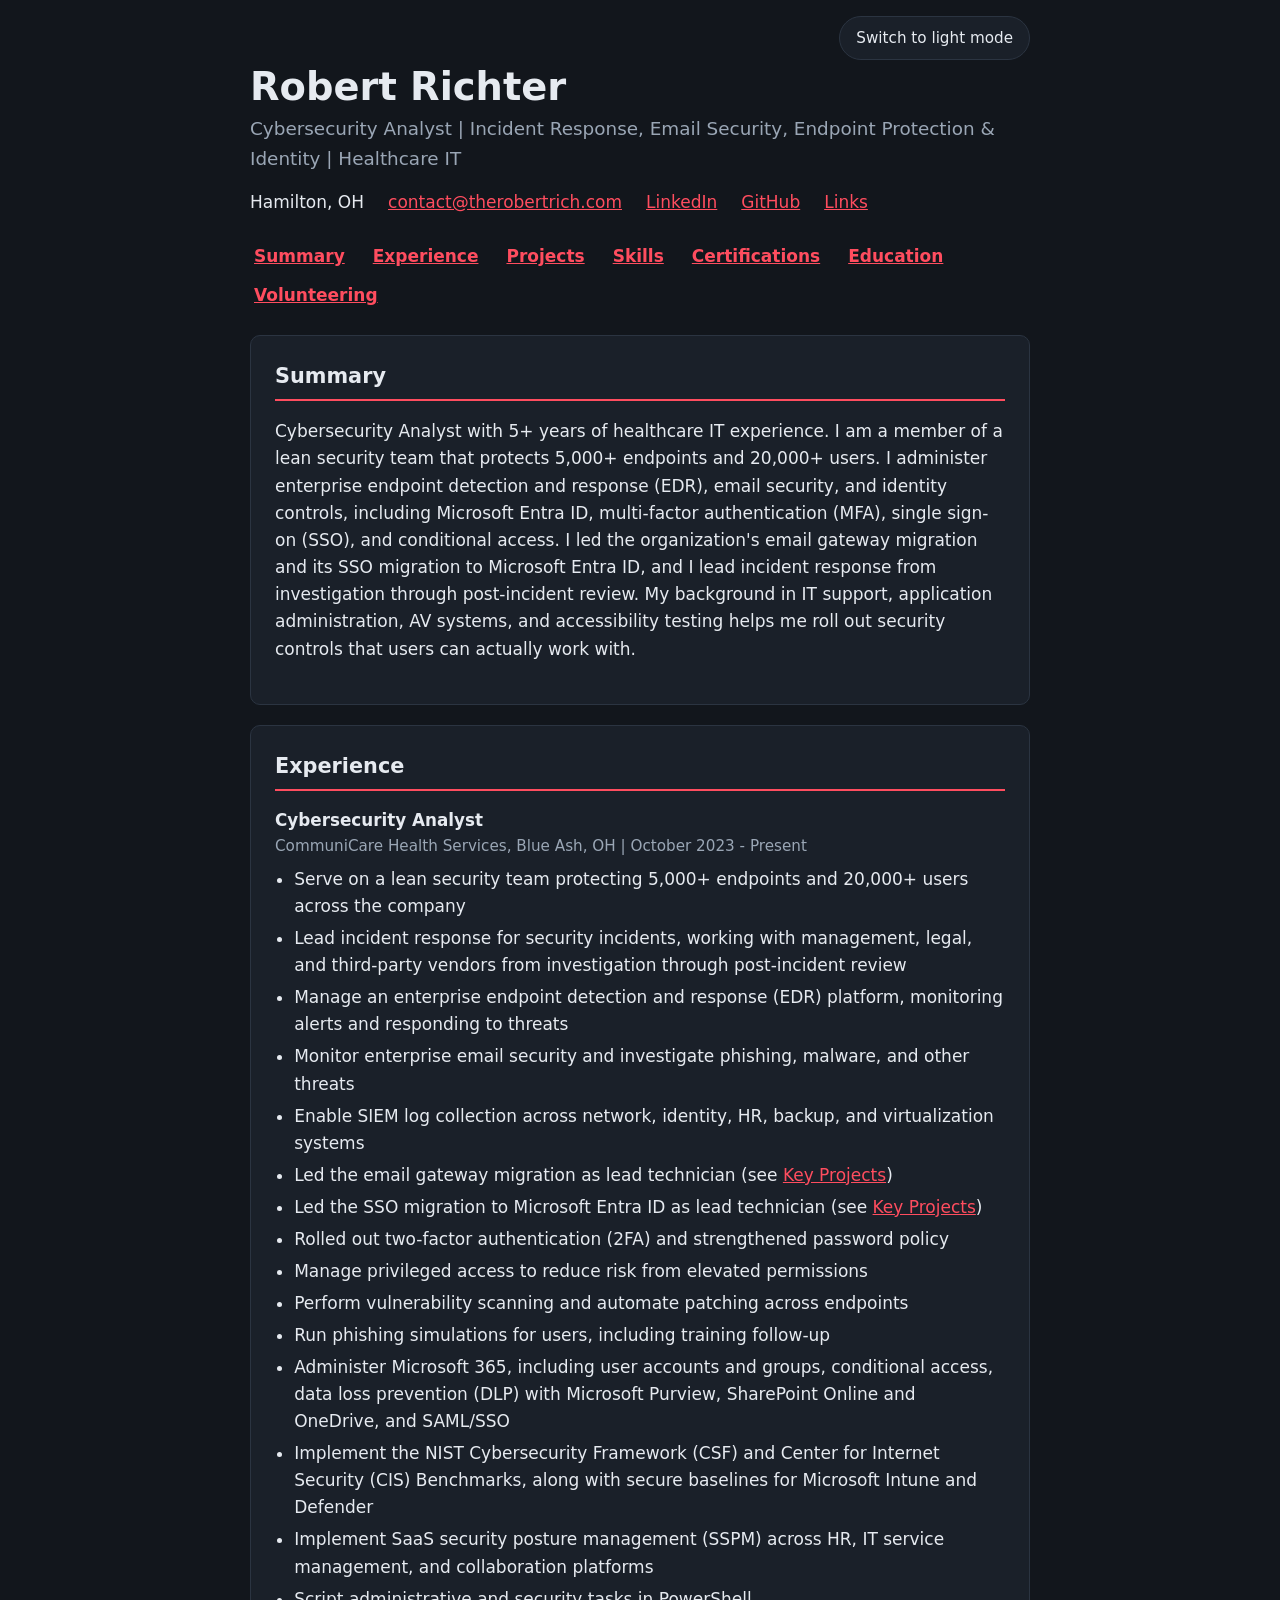
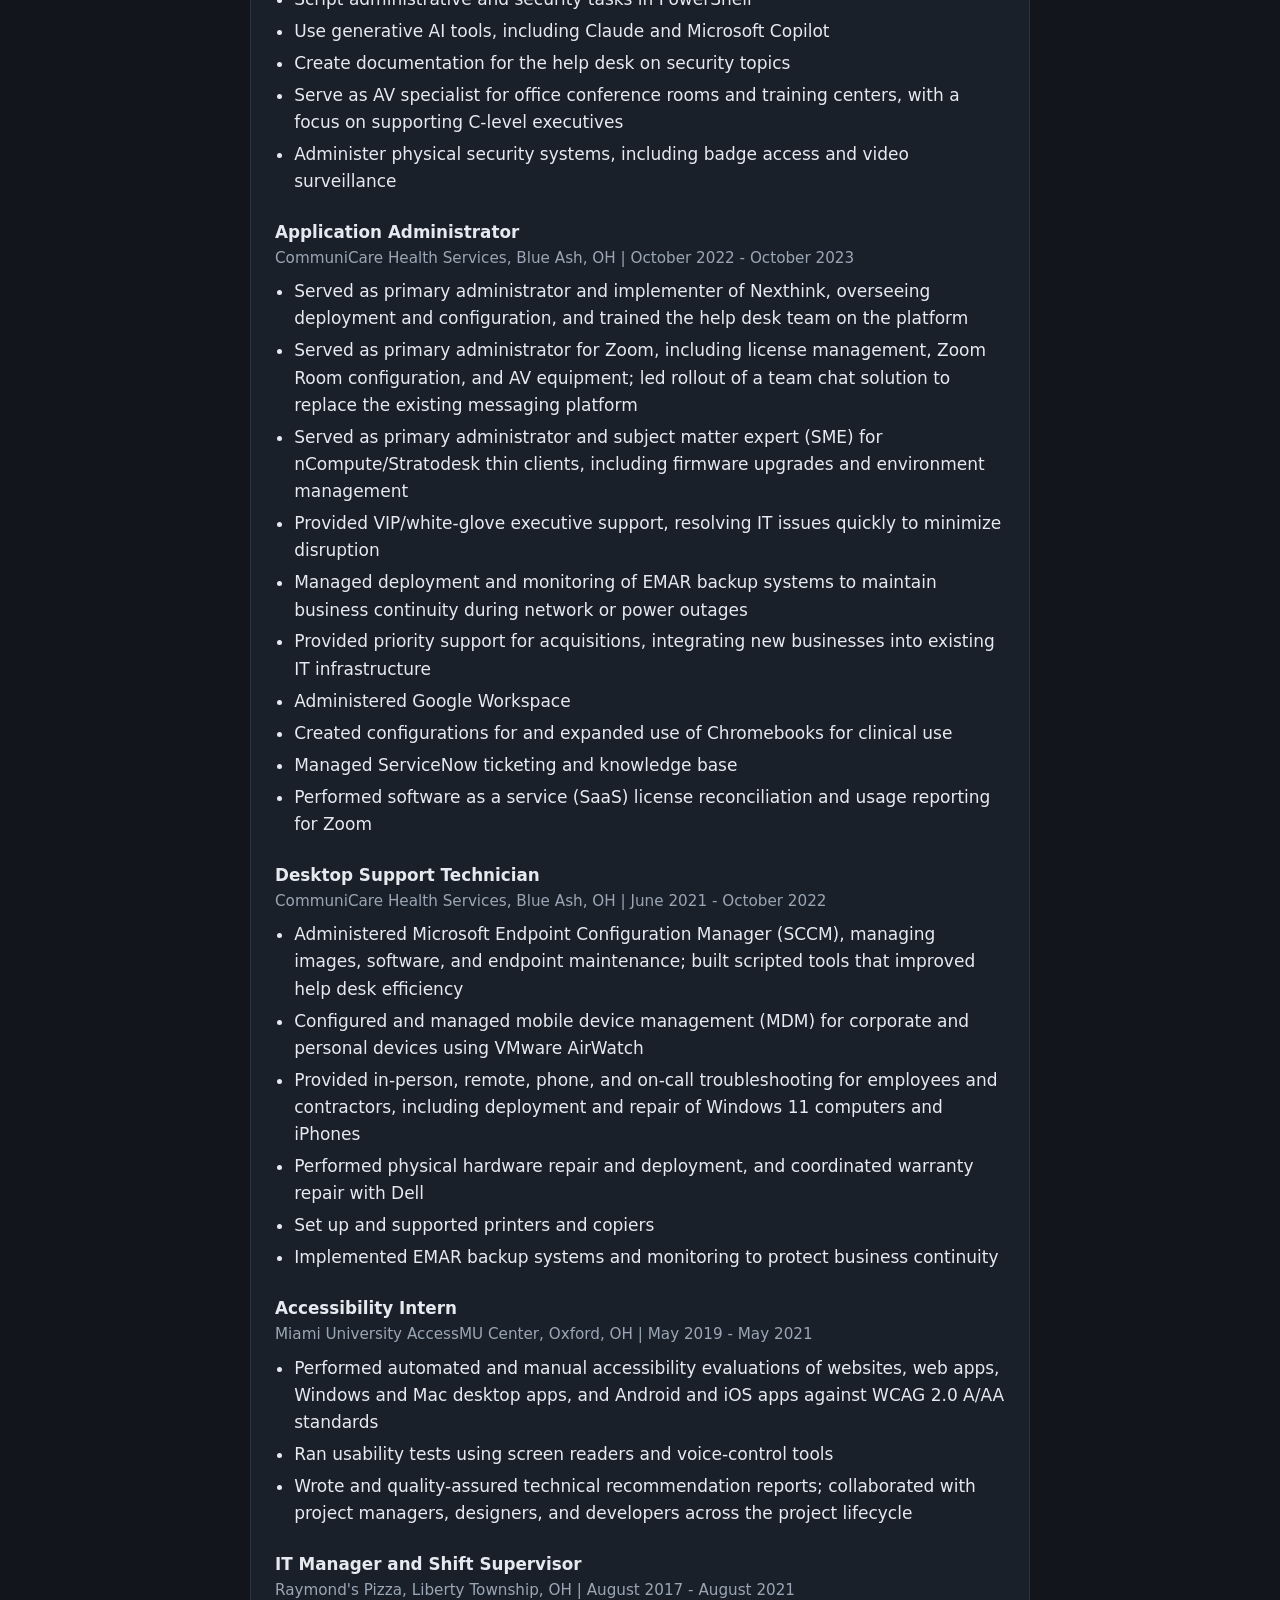
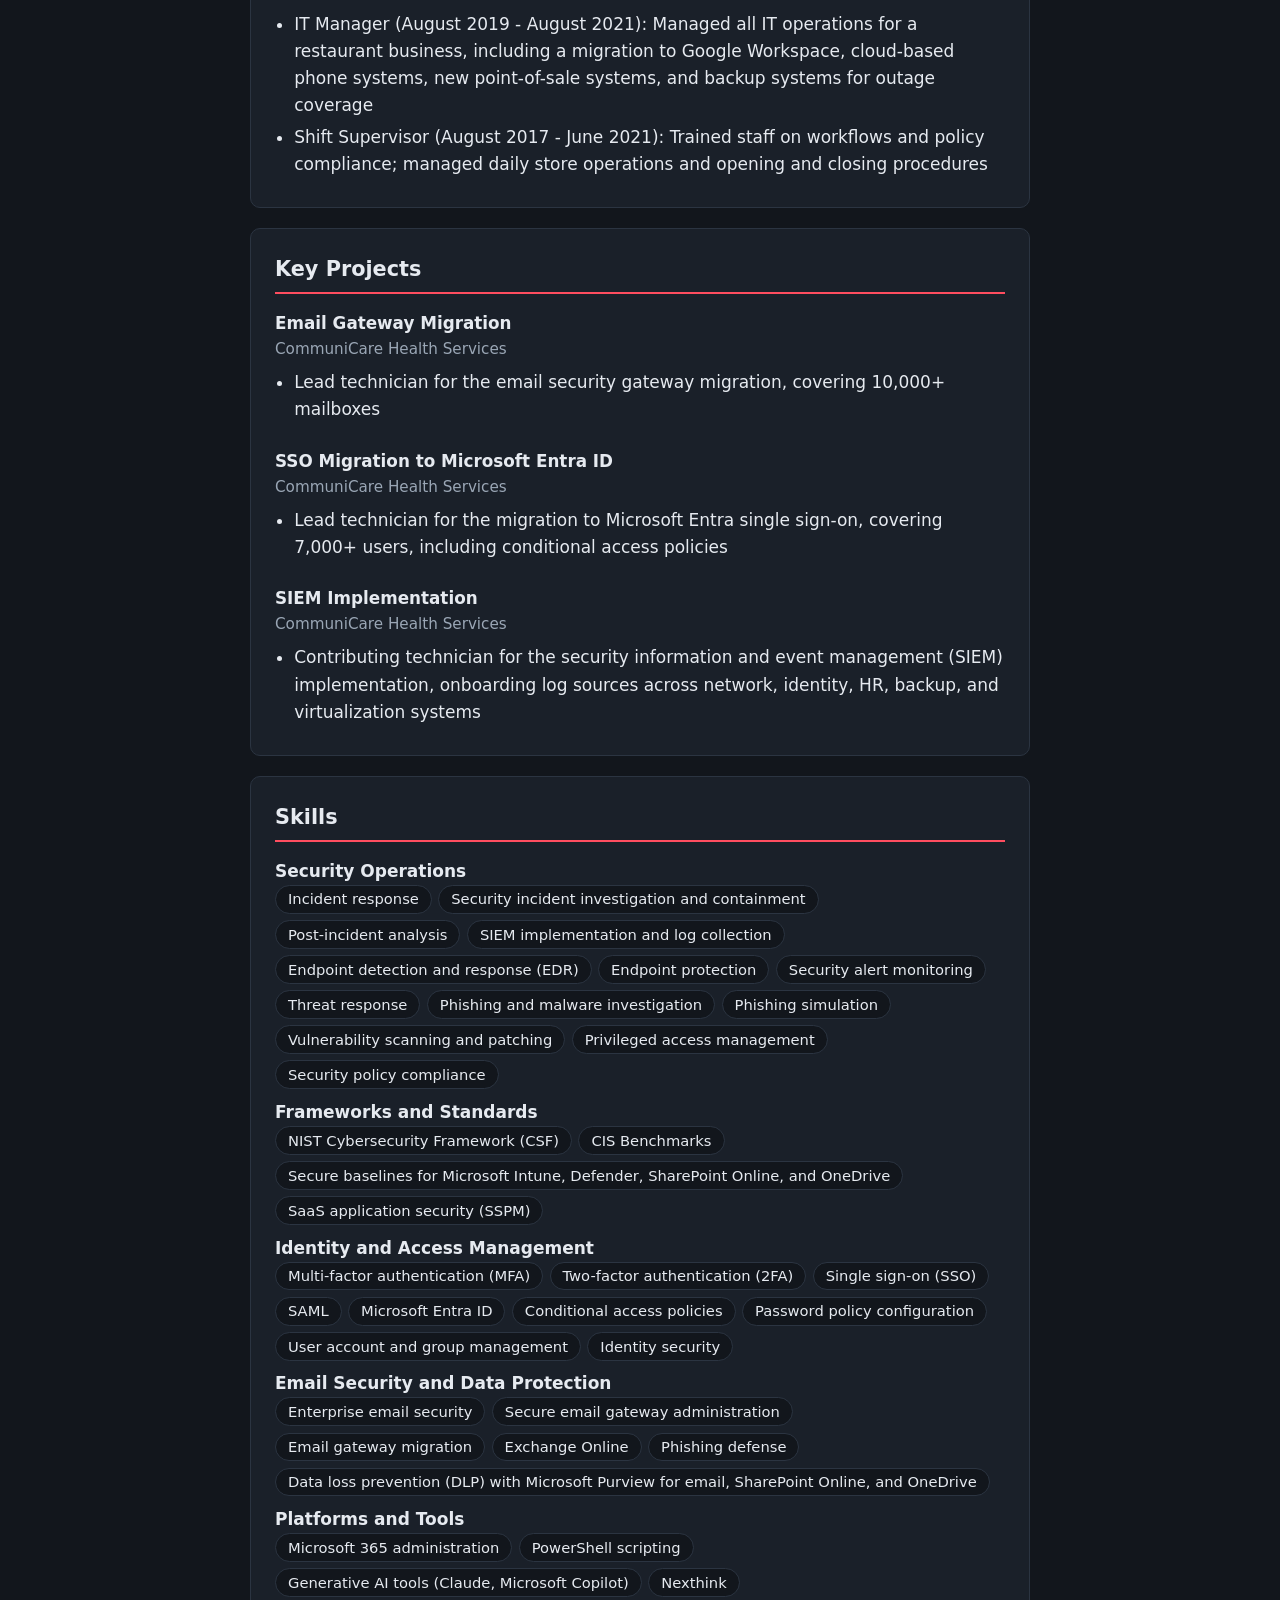
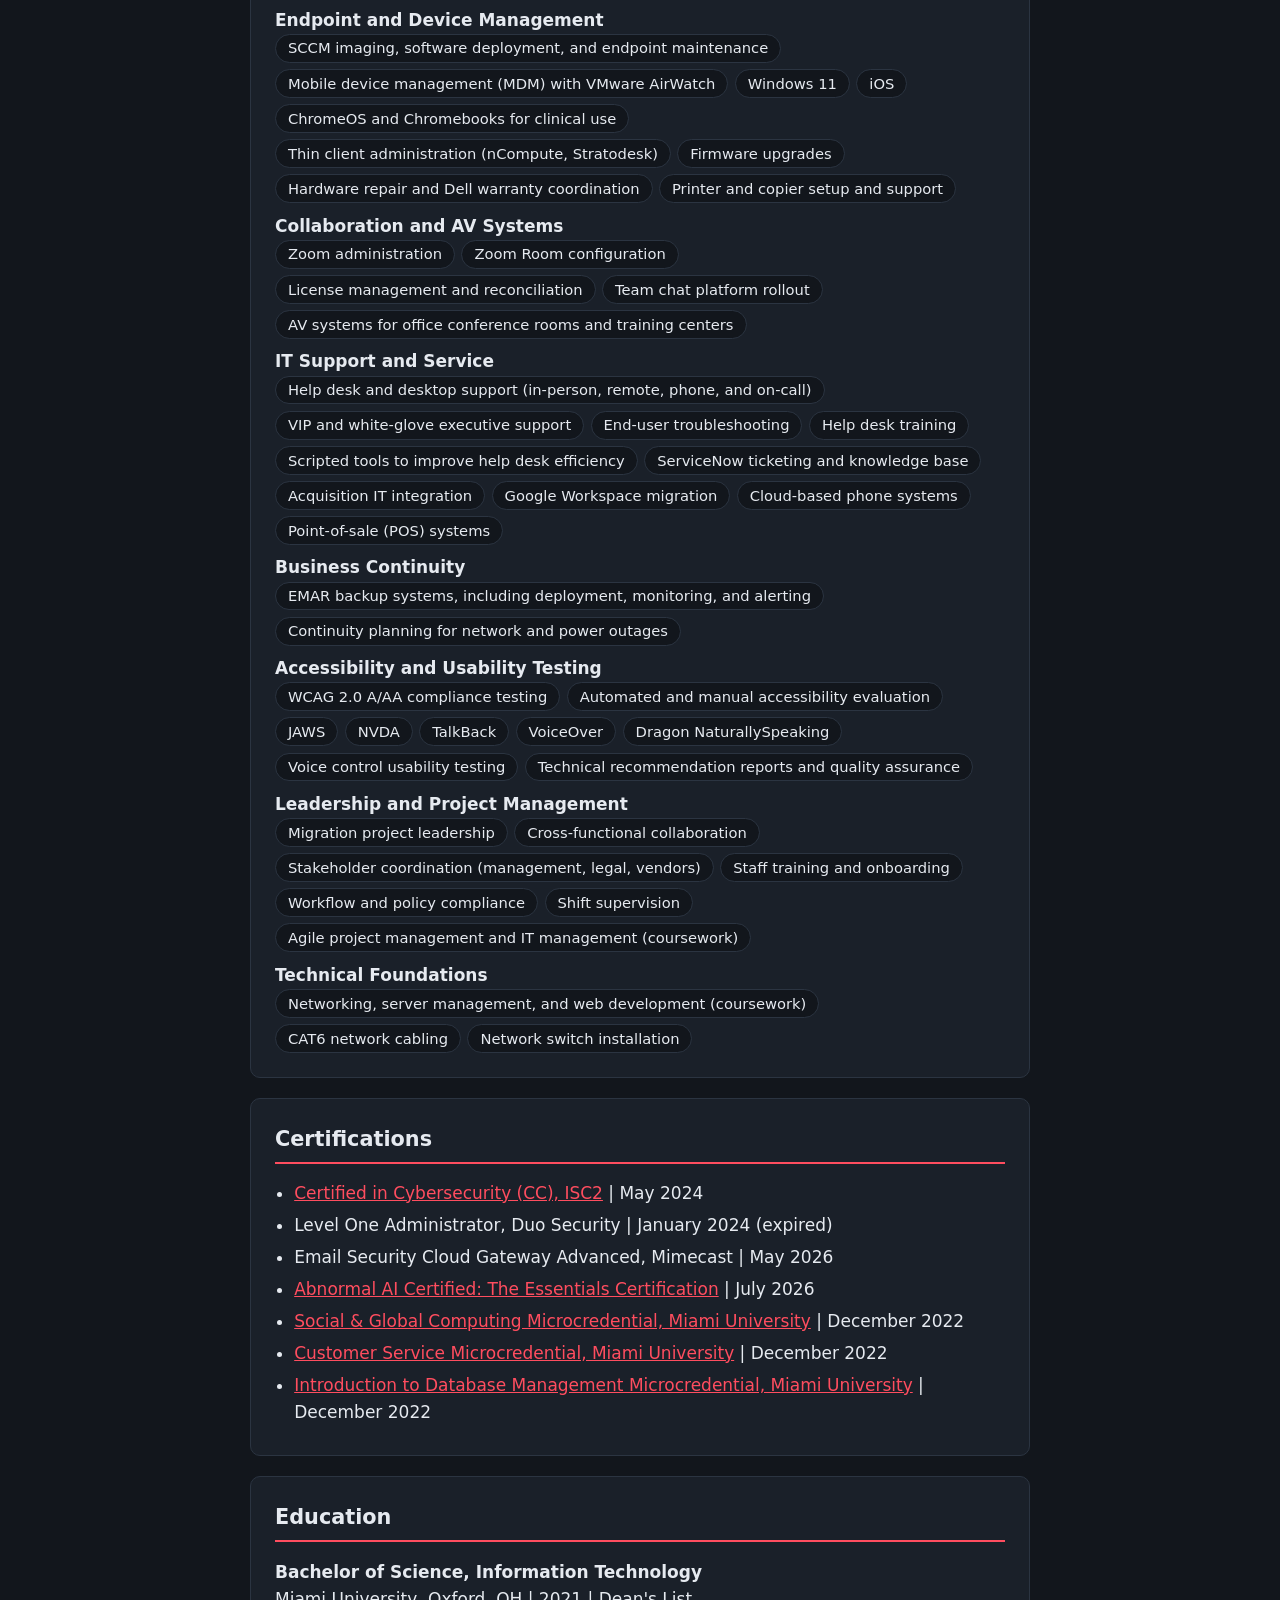
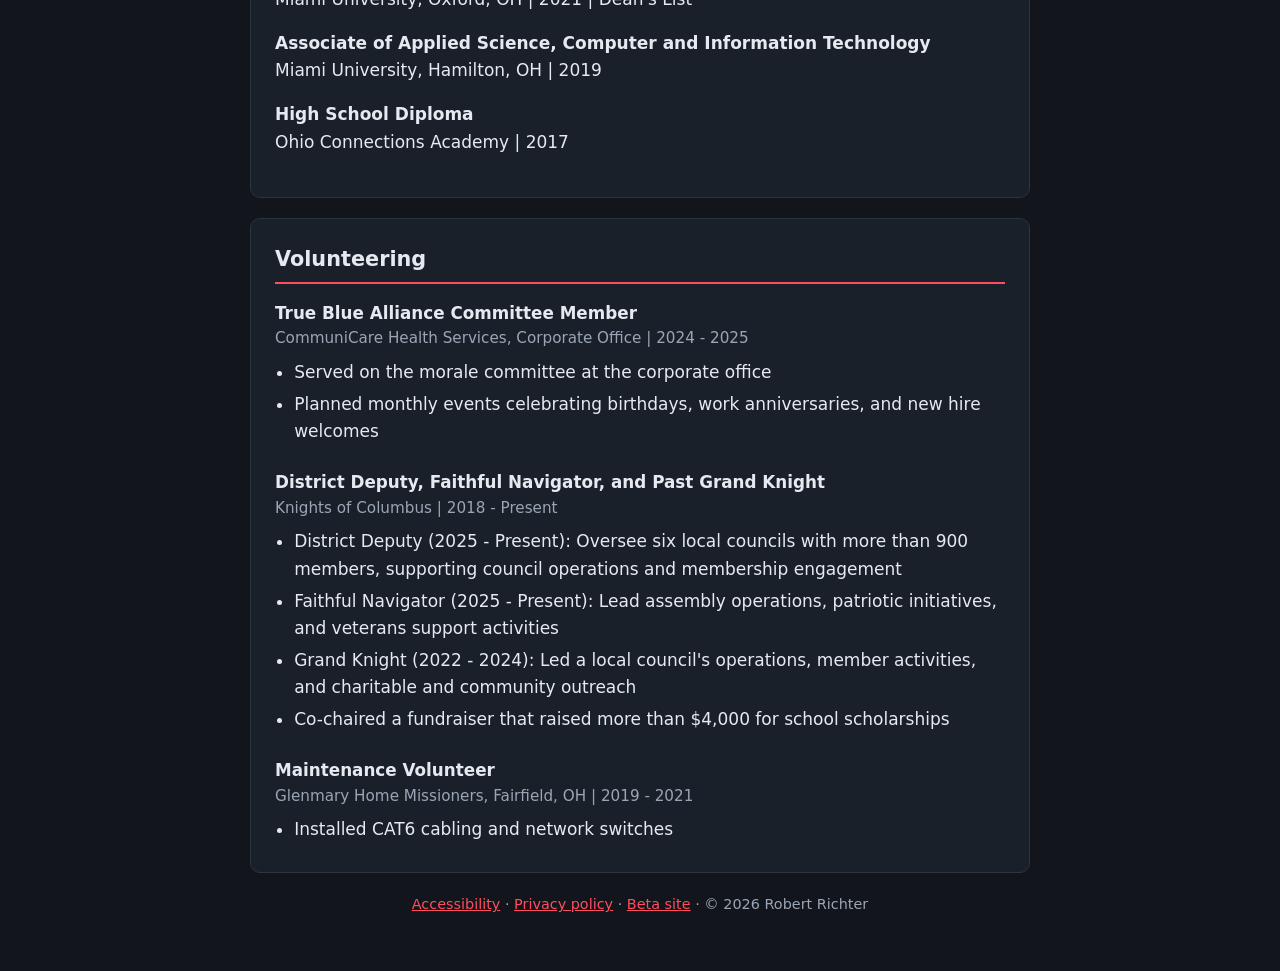
<file: index.html>
<!DOCTYPE html>
<html lang="en">
<head>
  <meta charset="utf-8">
  <meta name="viewport" content="width=device-width, initial-scale=1">
  <title>Robert Richter | Cybersecurity Analyst</title>
  <meta name="description" content="Robert Richter is a Cybersecurity Analyst in healthcare IT focused on incident response, email security, endpoint protection, and identity controls.">
  <meta name="color-scheme" content="dark light">
  <meta name="theme-color" content="#b3122c">
  <meta property="og:type" content="profile">
  <meta property="og:title" content="Robert Richter | Cybersecurity Analyst">
  <meta property="og:description" content="Cybersecurity Analyst in healthcare IT: incident response, email security, endpoint protection, and identity controls.">
  <meta property="og:url" content="https://therobertrich.com/">
  <link rel="icon" href="favicon-32.png" type="image/png" sizes="32x32">
  <link rel="icon" href="icon-192.png" type="image/png" sizes="192x192">
  <link rel="apple-touch-icon" href="apple-touch-icon.png">
  <link rel="canonical" href="https://therobertrich.com/">
  <link rel="stylesheet" href="style.css">
  <script src="theme.js"></script>
  <script src="env.js" defer></script>
  <script src="external-links.js" defer></script>
  <script type="application/ld+json">
  {
    "@context": "https://schema.org",
    "@type": "Person",
    "@id": "https://therobertrich.com/#person",
    "name": "Robert Richter",
    "givenName": "Robert",
    "familyName": "Richter",
    "url": "https://therobertrich.com/",
    "jobTitle": "Cybersecurity Analyst",
    "description": "Cybersecurity Analyst in healthcare IT focused on incident response, email security, endpoint protection, and identity controls.",
    "email": "contact@therobertrich.com",
    "address": {
      "@type": "PostalAddress",
      "addressLocality": "Hamilton",
      "addressRegion": "OH",
      "addressCountry": "US"
    },
    "worksFor": {
      "@type": "Organization",
      "name": "CommuniCare Health Services"
    },
    "alumniOf": [
      { "@type": "CollegeOrUniversity", "name": "Miami University" },
      { "@type": "EducationalOrganization", "name": "Ohio Connections Academy" }
    ],
    "knowsAbout": [
      "Incident response",
      "Email security",
      "Endpoint detection and response",
      "Identity and access management",
      "Microsoft Entra ID",
      "Healthcare IT",
      "WCAG accessibility testing"
    ],
    "hasCredential": [
    {
      "@type": "EducationalOccupationalCredential",
      "name": "Certified in Cybersecurity (CC)",
      "recognizedBy": {
        "@type": "Organization",
        "name": "ISC2"
      }
    }
    ],
    "sameAs": [
      "https://www.linkedin.com/in/therobertrich",
      "https://github.com/therobertrich",
      "https://links.therobertrich.com"
    ]
  }
  </script>
  <!-- Google tag (gtag.js), live site only -->
  <script>
  window.dataLayer = window.dataLayer || [];
  function gtag(){dataLayer.push(arguments);}
  if (location.hostname === 'therobertrich.com') {
    var gtagScript = document.createElement('script');
    gtagScript.async = true;
    gtagScript.src = 'https://www.googletagmanager.com/gtag/js?id=G-7WJ6G3X31P';
    document.head.appendChild(gtagScript);
    gtag('js', new Date());

    gtag('config', 'G-7WJ6G3X31P');
  }
  </script>
</head>
<body>
  <a class="skip" href="#main">Skip to content</a>

  <header>
    <p class="beta-banner" data-beta-only hidden><strong>Beta preview.</strong> This version is still being reviewed. <a href="https://therobertrich.com/">Go to the live site</a>.</p>
    <button type="button" id="theme-toggle" class="theme-toggle" hidden>Switch to light mode</button>
    <h1>Robert Richter</h1>
    <p class="tagline">Cybersecurity Analyst | Incident Response, Email Security, Endpoint Protection &amp; Identity | Healthcare IT</p>
    <ul class="contact">
      <li>Hamilton, OH</li>
      <li><a href="mailto:contact@therobertrich.com">contact@therobertrich.com</a></li>
      <li><a href="https://www.linkedin.com/in/therobertrich">LinkedIn</a></li>
      <li><a href="https://github.com/therobertrich">GitHub</a></li>
      <li><a href="https://links.therobertrich.com">Links</a></li>
    </ul>
    <nav aria-label="Sections">
      <a href="#summary">Summary</a>
      <a href="#experience">Experience</a>
      <a href="#projects">Projects</a>
      <a href="#skills">Skills</a>
      <a href="#certifications">Certifications</a>
      <a href="#education">Education</a>
      <a href="#volunteering">Volunteering</a>
    </nav>
  </header>

  <main id="main" tabindex="-1">
    <section id="summary" aria-labelledby="summary-h">
      <h2 id="summary-h">Summary</h2>
      <p>Cybersecurity Analyst with 5+ years of healthcare IT experience. I am a member of a lean security team that protects 5,000+ endpoints and 20,000+ users. I administer enterprise endpoint detection and response (EDR), email security, and identity controls, including Microsoft Entra ID, multi-factor authentication (MFA), single sign-on (SSO), and conditional access. I led the organization's email gateway migration and its SSO migration to Microsoft Entra ID, and I lead incident response from investigation through post-incident review. My background in IT support, application administration, AV systems, and accessibility testing helps me roll out security controls that users can actually work with.</p>
    </section>

    <section id="experience" aria-labelledby="experience-h">
      <h2 id="experience-h">Experience</h2>

      <article class="job">
        <h3>Cybersecurity Analyst</h3>
        <p class="meta">CommuniCare Health Services, Blue Ash, OH | October 2023 - Present</p>
        <ul>
          <li>Serve on a lean security team protecting 5,000+ endpoints and 20,000+ users across the company</li>
          <li>Lead incident response for security incidents, working with management, legal, and third-party vendors from investigation through post-incident review</li>
          <li>Manage an enterprise endpoint detection and response (EDR) platform, monitoring alerts and responding to threats</li>
          <li>Monitor enterprise email security and investigate phishing, malware, and other threats</li>
          <li>Enable SIEM log collection across network, identity, HR, backup, and virtualization systems</li>
          <li>Led the email gateway migration as lead technician (see <a href="#projects">Key Projects</a>)</li>
          <li>Led the SSO migration to Microsoft Entra ID as lead technician (see <a href="#projects">Key Projects</a>)</li>
          <li>Rolled out two-factor authentication (2FA) and strengthened password policy</li>
          <li>Manage privileged access to reduce risk from elevated permissions</li>
          <li>Perform vulnerability scanning and automate patching across endpoints</li>
          <li>Run phishing simulations for users, including training follow-up</li>
          <li>Administer Microsoft 365, including user accounts and groups, conditional access, data loss prevention (DLP) with Microsoft Purview, SharePoint Online and OneDrive, and SAML/SSO</li>
          <li>Implement the NIST Cybersecurity Framework (CSF) and Center for Internet Security (CIS) Benchmarks, along with secure baselines for Microsoft Intune and Defender</li>
          <li>Implement SaaS security posture management (SSPM) across HR, IT service management, and collaboration platforms</li>
          <li>Script administrative and security tasks in PowerShell</li>
          <li>Use generative AI tools, including Claude and Microsoft Copilot</li>
          <li>Create documentation for the help desk on security topics</li>
          <li>Serve as AV specialist for office conference rooms and training centers, with a focus on supporting C-level executives</li>
          <li>Administer physical security systems, including badge access and video surveillance</li>
        </ul>
      </article>

      <article class="job">
        <h3>Application Administrator</h3>
        <p class="meta">CommuniCare Health Services, Blue Ash, OH | October 2022 - October 2023</p>
        <ul>
          <li>Served as primary administrator and implementer of Nexthink, overseeing deployment and configuration, and trained the help desk team on the platform</li>
          <li>Served as primary administrator for Zoom, including license management, Zoom Room configuration, and AV equipment; led rollout of a team chat solution to replace the existing messaging platform</li>
          <li>Served as primary administrator and subject matter expert (SME) for nCompute/Stratodesk thin clients, including firmware upgrades and environment management</li>
          <li>Provided VIP/white-glove executive support, resolving IT issues quickly to minimize disruption</li>
          <li>Managed deployment and monitoring of EMAR backup systems to maintain business continuity during network or power outages</li>
          <li>Provided priority support for acquisitions, integrating new businesses into existing IT infrastructure</li>
          <li>Administered Google Workspace</li>
          <li>Created configurations for and expanded use of Chromebooks for clinical use</li>
          <li>Managed ServiceNow ticketing and knowledge base</li>
          <li>Performed software as a service (SaaS) license reconciliation and usage reporting for Zoom</li>
        </ul>
      </article>

      <article class="job">
        <h3>Desktop Support Technician</h3>
        <p class="meta">CommuniCare Health Services, Blue Ash, OH | June 2021 - October 2022</p>
        <ul>
          <li>Administered Microsoft Endpoint Configuration Manager (SCCM), managing images, software, and endpoint maintenance; built scripted tools that improved help desk efficiency</li>
          <li>Configured and managed mobile device management (MDM) for corporate and personal devices using VMware AirWatch</li>
          <li>Provided in-person, remote, phone, and on-call troubleshooting for employees and contractors, including deployment and repair of Windows 11 computers and iPhones</li>
          <li>Performed physical hardware repair and deployment, and coordinated warranty repair with Dell</li>
          <li>Set up and supported printers and copiers</li>
          <li>Implemented EMAR backup systems and monitoring to protect business continuity</li>
        </ul>
      </article>

      <article class="job">
        <h3>Accessibility Intern</h3>
        <p class="meta">Miami University AccessMU Center, Oxford, OH | May 2019 - May 2021</p>
        <ul>
          <li>Performed automated and manual accessibility evaluations of websites, web apps, Windows and Mac desktop apps, and Android and iOS apps against WCAG 2.0 A/AA standards</li>
          <li>Ran usability tests using screen readers and voice-control tools</li>
          <li>Wrote and quality-assured technical recommendation reports; collaborated with project managers, designers, and developers across the project lifecycle</li>
        </ul>
      </article>

      <article class="job">
        <h3>IT Manager and Shift Supervisor</h3>
        <p class="meta">Raymond's Pizza, Liberty Township, OH | August 2017 - August 2021</p>
        <ul>
          <li>IT Manager (August 2019 - August 2021): Managed all IT operations for a restaurant business, including a migration to Google Workspace, cloud-based phone systems, new point-of-sale systems, and backup systems for outage coverage</li>
          <li>Shift Supervisor (August 2017 - June 2021): Trained staff on workflows and policy compliance; managed daily store operations and opening and closing procedures</li>
        </ul>
      </article>
    </section>

    <section id="projects" aria-labelledby="projects-h">
      <h2 id="projects-h">Key Projects</h2>
      <article class="job">
        <h3>Email Gateway Migration</h3>
        <p class="meta">CommuniCare Health Services</p>
        <ul>
          <li>Lead technician for the email security gateway migration, covering 10,000+ mailboxes</li>
        </ul>
      </article>
      <article class="job">
        <h3>SSO Migration to Microsoft Entra ID</h3>
        <p class="meta">CommuniCare Health Services</p>
        <ul>
          <li>Lead technician for the migration to Microsoft Entra single sign-on, covering 7,000+ users, including conditional access policies</li>
        </ul>
      </article>
      <article class="job">
        <h3>SIEM Implementation</h3>
        <p class="meta">CommuniCare Health Services</p>
        <ul>
          <li>Contributing technician for the security information and event management (SIEM) implementation, onboarding log sources across network, identity, HR, backup, and virtualization systems</li>
        </ul>
      </article>
    </section>

    <section id="skills" aria-labelledby="skills-h">
      <h2 id="skills-h">Skills</h2>
      <dl>
        <dt>Security Operations</dt>
        <dd>
          <ul class="tags">
            <li>Incident response</li><li>Security incident investigation and containment</li><li>Post-incident analysis</li>
            <li>SIEM implementation and log collection</li><li>Endpoint detection and response (EDR)</li><li>Endpoint protection</li>
            <li>Security alert monitoring</li><li>Threat response</li><li>Phishing and malware investigation</li><li>Phishing simulation</li>
            <li>Vulnerability scanning and patching</li><li>Privileged access management</li><li>Security policy compliance</li>
          </ul>
        </dd>
        <dt>Frameworks and Standards</dt>
        <dd>
          <ul class="tags">
            <li>NIST Cybersecurity Framework (CSF)</li><li>CIS Benchmarks</li>
            <li>Secure baselines for Microsoft Intune, Defender, SharePoint Online, and OneDrive</li>
            <li>SaaS application security (SSPM)</li>
          </ul>
        </dd>
        <dt>Identity and Access Management</dt>
        <dd>
          <ul class="tags">
            <li>Multi-factor authentication (MFA)</li><li>Two-factor authentication (2FA)</li><li>Single sign-on (SSO)</li><li>SAML</li>
            <li>Microsoft Entra ID</li><li>Conditional access policies</li><li>Password policy configuration</li>
            <li>User account and group management</li><li>Identity security</li>
          </ul>
        </dd>
        <dt>Email Security and Data Protection</dt>
        <dd>
          <ul class="tags">
            <li>Enterprise email security</li><li>Secure email gateway administration</li><li>Email gateway migration</li>
            <li>Exchange Online</li><li>Phishing defense</li>
            <li>Data loss prevention (DLP) with Microsoft Purview for email, SharePoint Online, and OneDrive</li>
          </ul>
        </dd>
        <dt>Platforms and Tools</dt>
        <dd>
          <ul class="tags">
            <li>Microsoft 365 administration</li><li>PowerShell scripting</li>
            <li>Generative AI tools (Claude, Microsoft Copilot)</li><li>Nexthink</li>
          </ul>
        </dd>
        <dt>Endpoint and Device Management</dt>
        <dd>
          <ul class="tags">
            <li>SCCM imaging, software deployment, and endpoint maintenance</li>
            <li>Mobile device management (MDM) with VMware AirWatch</li><li>Windows 11</li><li>iOS</li>
            <li>ChromeOS and Chromebooks for clinical use</li><li>Thin client administration (nCompute, Stratodesk)</li>
            <li>Firmware upgrades</li><li>Hardware repair and Dell warranty coordination</li><li>Printer and copier setup and support</li>
          </ul>
        </dd>
        <dt>Collaboration and AV Systems</dt>
        <dd>
          <ul class="tags">
            <li>Zoom administration</li><li>Zoom Room configuration</li><li>License management and reconciliation</li>
            <li>Team chat platform rollout</li><li>AV systems for office conference rooms and training centers</li>
          </ul>
        </dd>
        <dt>IT Support and Service</dt>
        <dd>
          <ul class="tags">
            <li>Help desk and desktop support (in-person, remote, phone, and on-call)</li><li>VIP and white-glove executive support</li>
            <li>End-user troubleshooting</li><li>Help desk training</li><li>Scripted tools to improve help desk efficiency</li>
            <li>ServiceNow ticketing and knowledge base</li><li>Acquisition IT integration</li><li>Google Workspace migration</li>
            <li>Cloud-based phone systems</li><li>Point-of-sale (POS) systems</li>
          </ul>
        </dd>
        <dt>Business Continuity</dt>
        <dd>
          <ul class="tags">
            <li>EMAR backup systems, including deployment, monitoring, and alerting</li>
            <li>Continuity planning for network and power outages</li>
          </ul>
        </dd>
        <dt>Accessibility and Usability Testing</dt>
        <dd>
          <ul class="tags">
            <li>WCAG 2.0 A/AA compliance testing</li><li>Automated and manual accessibility evaluation</li>
            <li>JAWS</li><li>NVDA</li><li>TalkBack</li><li>VoiceOver</li><li>Dragon NaturallySpeaking</li>
            <li>Voice control usability testing</li><li>Technical recommendation reports and quality assurance</li>
          </ul>
        </dd>
        <dt>Leadership and Project Management</dt>
        <dd>
          <ul class="tags">
            <li>Migration project leadership</li><li>Cross-functional collaboration</li>
            <li>Stakeholder coordination (management, legal, vendors)</li><li>Staff training and onboarding</li>
            <li>Workflow and policy compliance</li><li>Shift supervision</li>
            <li>Agile project management and IT management (coursework)</li>
          </ul>
        </dd>
        <dt>Technical Foundations</dt>
        <dd>
          <ul class="tags">
            <li>Networking, server management, and web development (coursework)</li>
            <li>CAT6 network cabling</li><li>Network switch installation</li>
          </ul>
        </dd>
      </dl>
    </section>

    <section id="certifications" aria-labelledby="certifications-h">
      <h2 id="certifications-h">Certifications</h2>
      <ul>
        <li><a href="https://www.credly.com/badges/2c98618d-7d36-4e1f-a4eb-7820fd52e811">Certified in Cybersecurity (CC), ISC2</a> | May 2024</li>
        <li>Level One Administrator, Duo Security | January 2024 (expired)</li>
        <li>Email Security Cloud Gateway Advanced, Mimecast | May 2026</li>
        <li><a href="https://academy.abnormal.ai/certificate/_8r_-jfwTA">Abnormal AI Certified: The Essentials Certification</a> | July 2026</li>
        <li><a href="https://credentials.miamioh.edu/69e40fbc-cb2a-4e71-96b4-56fab50bae63#acc.DrFe1vil">Social &amp; Global Computing Microcredential, Miami University</a> | December 2022</li>
        <li><a href="https://credentials.miamioh.edu/c2897282-4e1d-47a6-9452-a77c683feeb2#acc.OtCgzqPM">Customer Service Microcredential, Miami University</a> | December 2022</li>
        <li><a href="https://credentials.miamioh.edu/b641e210-a3d3-4f03-a6a8-1581de87b171#acc.Uxh4Qy6v">Introduction to Database Management Microcredential, Miami University</a> | December 2022</li>
      </ul>
    </section>

    <section id="education" aria-labelledby="education-h">
      <h2 id="education-h">Education</h2>
      <p><strong>Bachelor of Science, Information Technology</strong><br>Miami University, Oxford, OH | 2021 | Dean's List</p>
      <p><strong>Associate of Applied Science, Computer and Information Technology</strong><br>Miami University, Hamilton, OH | 2019</p>
      <p><strong>High School Diploma</strong><br>Ohio Connections Academy | 2017</p>
    </section>

    <section id="volunteering" aria-labelledby="volunteering-h">
      <h2 id="volunteering-h">Volunteering</h2>
      <article class="job">
        <h3>True Blue Alliance Committee Member</h3>
        <p class="meta">CommuniCare Health Services, Corporate Office | 2024 - 2025</p>
        <ul>
          <li>Served on the morale committee at the corporate office</li>
          <li>Planned monthly events celebrating birthdays, work anniversaries, and new hire welcomes</li>
        </ul>
      </article>
      <article class="job">
        <h3>District Deputy, Faithful Navigator, and Past Grand Knight</h3>
        <p class="meta">Knights of Columbus | 2018 - Present</p>
        <ul>
          <li>District Deputy (2025 - Present): Oversee six local councils with more than 900 members, supporting council operations and membership engagement</li>
          <li>Faithful Navigator (2025 - Present): Lead assembly operations, patriotic initiatives, and veterans support activities</li>
          <li>Grand Knight (2022 - 2024): Led a local council's operations, member activities, and charitable and community outreach</li>
          <li>Co-chaired a fundraiser that raised more than $4,000 for school scholarships</li>
        </ul>
      </article>
      <article class="job">
        <h3>Maintenance Volunteer</h3>
        <p class="meta">Glenmary Home Missioners, Fairfield, OH | 2019 - 2021</p>
        <ul>
          <li>Installed CAT6 cabling and network switches</li>
        </ul>
      </article>
    </section>
  </main>

  <footer>
    <p><a href="accessibility.html">Accessibility</a> &middot; <a href="privacy.html">Privacy policy</a> &middot; <span data-prod-only><a href="https://beta.therobertrich.com">Beta site</a> &middot; </span>&copy; 2026 Robert Richter</p>
  </footer>
</body>
</html>
</file>
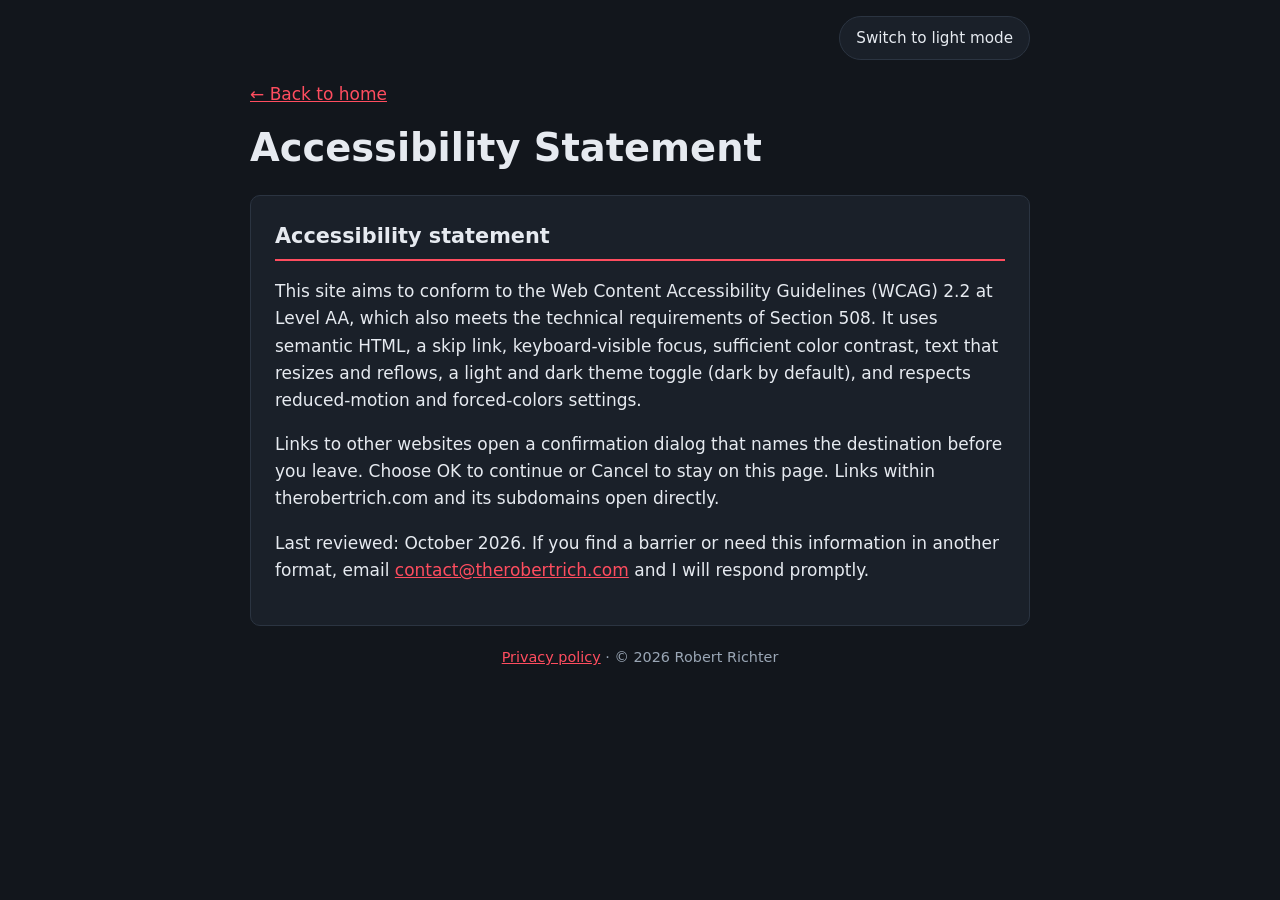
<file: accessibility.html>
<!DOCTYPE html>
<html lang="en">
<head>
  <meta charset="utf-8">
  <meta name="viewport" content="width=device-width, initial-scale=1">
  <meta name="color-scheme" content="dark light">
  <title>Accessibility Statement | Robert Richter</title>
  <link rel="icon" href="favicon-32.png" type="image/png" sizes="32x32">
  <link rel="icon" href="icon-192.png" type="image/png" sizes="192x192">
  <link rel="apple-touch-icon" href="apple-touch-icon.png">
  <link rel="canonical" href="https://therobertrich.com/accessibility.html">
  <link rel="stylesheet" href="style.css">
  <script src="theme.js"></script>
  <script src="env.js" defer></script>
  <!-- Google tag (gtag.js), live site only -->
  <script>
  window.dataLayer = window.dataLayer || [];
  function gtag(){dataLayer.push(arguments);}
  if (location.hostname === 'therobertrich.com') {
    var gtagScript = document.createElement('script');
    gtagScript.async = true;
    gtagScript.src = 'https://www.googletagmanager.com/gtag/js?id=G-7WJ6G3X31P';
    document.head.appendChild(gtagScript);
    gtag('js', new Date());

    gtag('config', 'G-7WJ6G3X31P');
  }
  </script>
</head>
<body>
  <a class="skip" href="#main">Skip to content</a>
  <header>
    <p class="beta-banner" data-beta-only hidden><strong>Beta preview.</strong> This version is still being reviewed. <a href="https://therobertrich.com/">Go to the live site</a>.</p>
    <button type="button" id="theme-toggle" class="theme-toggle" hidden>Switch to light mode</button>
    <p><a href="/">&larr; Back to home</a></p>
    <h1>Accessibility Statement</h1>
  </header>
  <main id="main" tabindex="-1">
    <section aria-labelledby="a11y-h">
      <h2 id="a11y-h">Accessibility statement</h2>
      <p>This site aims to conform to the Web Content Accessibility Guidelines (WCAG) 2.2 at Level AA, which also meets the technical requirements of Section 508. It uses semantic HTML, a skip link, keyboard-visible focus, sufficient color contrast, text that resizes and reflows, a light and dark theme toggle (dark by default), and respects reduced-motion and forced-colors settings.</p>
      <p>Links to other websites open a confirmation dialog that names the destination before you leave. Choose OK to continue or Cancel to stay on this page. Links within therobertrich.com and its subdomains open directly.</p>
      <p>Last reviewed: October 2026. If you find a barrier or need this information in another format, email <a href="mailto:contact@therobertrich.com">contact@therobertrich.com</a> and I will respond promptly.</p>
    </section>
  </main>
  <footer>
    <p><a href="privacy.html">Privacy policy</a> &middot; &copy; 2026 Robert Richter</p>
  </footer>
</body>
</html>
</file>
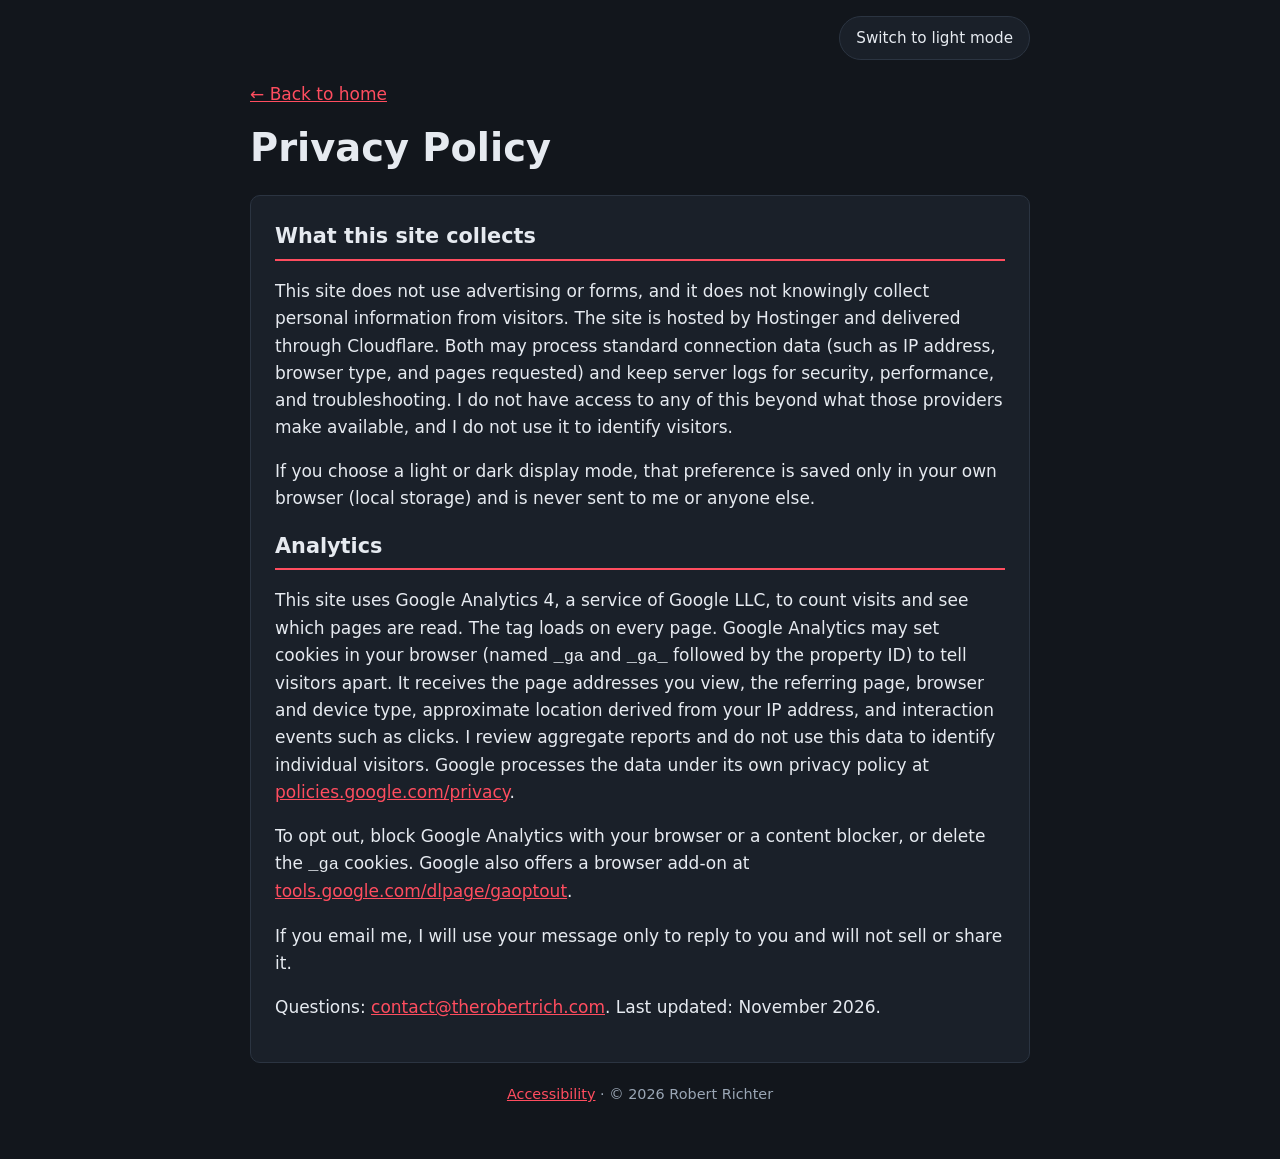
<file: privacy.html>
<!DOCTYPE html>
<html lang="en">
<head>
  <meta charset="utf-8">
  <meta name="viewport" content="width=device-width, initial-scale=1">
  <meta name="color-scheme" content="dark light">
  <title>Privacy Policy | Robert Richter</title>
  <link rel="icon" href="favicon-32.png" type="image/png" sizes="32x32">
  <link rel="icon" href="icon-192.png" type="image/png" sizes="192x192">
  <link rel="apple-touch-icon" href="apple-touch-icon.png">
  <link rel="canonical" href="https://therobertrich.com/privacy.html">
  <link rel="stylesheet" href="style.css">
  <script src="theme.js"></script>
  <script src="env.js" defer></script>
  <!-- Google tag (gtag.js), live site only -->
  <script>
  window.dataLayer = window.dataLayer || [];
  function gtag(){dataLayer.push(arguments);}
  if (location.hostname === 'therobertrich.com') {
    var gtagScript = document.createElement('script');
    gtagScript.async = true;
    gtagScript.src = 'https://www.googletagmanager.com/gtag/js?id=G-7WJ6G3X31P';
    document.head.appendChild(gtagScript);
    gtag('js', new Date());

    gtag('config', 'G-7WJ6G3X31P');
  }
  </script>
</head>
<body>
  <a class="skip" href="#main">Skip to content</a>
  <header>
    <p class="beta-banner" data-beta-only hidden><strong>Beta preview.</strong> This version is still being reviewed. <a href="https://therobertrich.com/">Go to the live site</a>.</p>
    <button type="button" id="theme-toggle" class="theme-toggle" hidden>Switch to light mode</button>
    <p><a href="/">&larr; Back to home</a></p>
    <h1>Privacy Policy</h1>
  </header>
  <main id="main" tabindex="-1">
    <section aria-labelledby="priv-h">
      <h2 id="priv-h">What this site collects</h2>
      <p>This site does not use advertising or forms, and it does not knowingly collect personal information from visitors. The site is hosted by Hostinger and delivered through Cloudflare. Both may process standard connection data (such as IP address, browser type, and pages requested) and keep server logs for security, performance, and troubleshooting. I do not have access to any of this beyond what those providers make available, and I do not use it to identify visitors.</p>
      <p>If you choose a light or dark display mode, that preference is saved only in your own browser (local storage) and is never sent to me or anyone else.</p>
      <h2 id="analytics-h">Analytics</h2>
      <p>This site uses Google Analytics 4, a service of Google LLC, to count visits and see which pages are read. The tag loads on every page. Google Analytics may set cookies in your browser (named <code>_ga</code> and <code>_ga_</code> followed by the property ID) to tell visitors apart. It receives the page addresses you view, the referring page, browser and device type, approximate location derived from your IP address, and interaction events such as clicks. I review aggregate reports and do not use this data to identify individual visitors. Google processes the data under its own privacy policy at <a href="https://policies.google.com/privacy">policies.google.com/privacy</a>.</p>
      <p>To opt out, block Google Analytics with your browser or a content blocker, or delete the <code>_ga</code> cookies. Google also offers a browser add-on at <a href="https://tools.google.com/dlpage/gaoptout">tools.google.com/dlpage/gaoptout</a>.</p>
      <p>If you email me, I will use your message only to reply to you and will not sell or share it.</p>
      <p>Questions: <a href="mailto:contact@therobertrich.com">contact@therobertrich.com</a>. Last updated: November 2026.</p>
    </section>
  </main>
  <footer>
    <p><a href="accessibility.html">Accessibility</a> &middot; &copy; 2026 Robert Richter</p>
  </footer>
</body>
</html>
</file>
<file: style.css>
:root {
  color-scheme: dark;
  --bg: #12161c;
  --card: #1a2029;
  --text: #e6eaf0;
  --muted: #9aa6b5;
  --accent: #ff4d5f;
  --border: #2b3441;
}
:root[data-theme="light"] {
  color-scheme: light;
  --bg: #f7f8fa;
  --card: #ffffff;
  --text: #1c2430;
  --muted: #566274;
  --accent: #b3122c;
  --border: #dde2e9;
}
.theme-toggle {
  position: absolute; top: 1rem; right: 1.25rem;
  font: inherit; font-size: .95rem; color: var(--text); background: var(--card);
  border: 1px solid var(--border); border-radius: 999px;
  min-height: 44px; padding: .25rem 1rem; cursor: pointer;
}
.theme-toggle:hover { border-color: var(--accent); }
.theme-toggle:focus-visible { outline: 3px solid var(--accent); outline-offset: 2px; }

* { box-sizing: border-box; }
body { overflow-wrap: anywhere; }
main:focus { outline: none; }
.contact a { display: inline-block; min-height: 24px; }
@media (forced-colors: active) { .tags li { border: 1px solid CanvasText; } }
html { scroll-behavior: smooth; }
@media (prefers-reduced-motion: reduce) { html { scroll-behavior: auto; } }
body {
  margin: 0;
  font: 1.0625rem/1.6 system-ui, -apple-system, "Segoe UI", Roboto, sans-serif;
  background: var(--bg);
  color: var(--text);
}
a { color: var(--accent); }
a:focus-visible { outline: 3px solid var(--accent); outline-offset: 2px; }
.skip { position: absolute; left: -999px; }
.skip:focus { left: 1rem; top: 1rem; background: var(--card); padding: .5rem 1rem; z-index: 10; }
header, main, footer { max-width: 820px; margin: 0 auto; padding: 0 1.25rem; }
header { position: relative; padding-top: 4rem; padding-bottom: 1.5rem; }
.beta-banner { background: #ffd23f; color: #1a1a1a; border: 2px solid #8a6d00; border-radius: 10px; padding: .6rem 1rem; margin: 0 0 1.25rem; }
.beta-banner a { color: #1a1a1a; font-weight: 700; }
.beta-banner a:focus-visible { outline-color: #1a1a1a; }
h1 { margin: 0; font-size: 2.4rem; line-height: 1.2; }
.tagline { color: var(--muted); font-size: 1.15rem; margin: .25rem 0 1rem; }
.contact { display: flex; flex-wrap: wrap; gap: .5rem 1.5rem; margin: 0; padding: 0; list-style: none; }
nav { margin-top: 1.25rem; display: flex; flex-wrap: wrap; gap: .5rem 1.25rem; }
nav a { text-decoration: underline; font-weight: 600; display: inline-block; min-height: 24px; padding: 2px 4px; }
nav a:hover { text-decoration-thickness: 3px; }
section { background: var(--card); border: 1px solid var(--border); border-radius: 10px; padding: 1.5rem; margin-bottom: 1.25rem; }
h2 { margin: 0 0 1rem; font-size: 1.3rem; border-bottom: 2px solid var(--accent); padding-bottom: .35rem; }
h3 { margin: 0; font-size: 1.05rem; }
.job { margin-bottom: 1.5rem; }
.job:last-child { margin-bottom: 0; }
.meta { color: var(--muted); margin: 0 0 .5rem; font-size: .95rem; }
ul { margin: 0; padding-left: 1.2rem; }
li { margin-bottom: .3rem; }
dl { margin: 0; }
dt { font-weight: 700; margin-top: .6rem; }
dd { margin: 0; }
.tags { display: flex; flex-wrap: wrap; gap: .4rem; list-style: none; padding: 0; }
.tags li { background: var(--bg); border: 1px solid var(--border); border-radius: 999px; padding: .1rem .75rem; font-size: .92rem; margin: 0; }
footer { color: var(--muted); font-size: .9rem; padding-bottom: 2.5rem; text-align: center; }
@media print {
  .theme-toggle { display: none; }
  body { background: #fff; color: #000; font-size: 11pt; }
  nav, .skip { display: none; }
  section { border: 0; padding: 0; margin-bottom: 1rem; }
}
</file>
